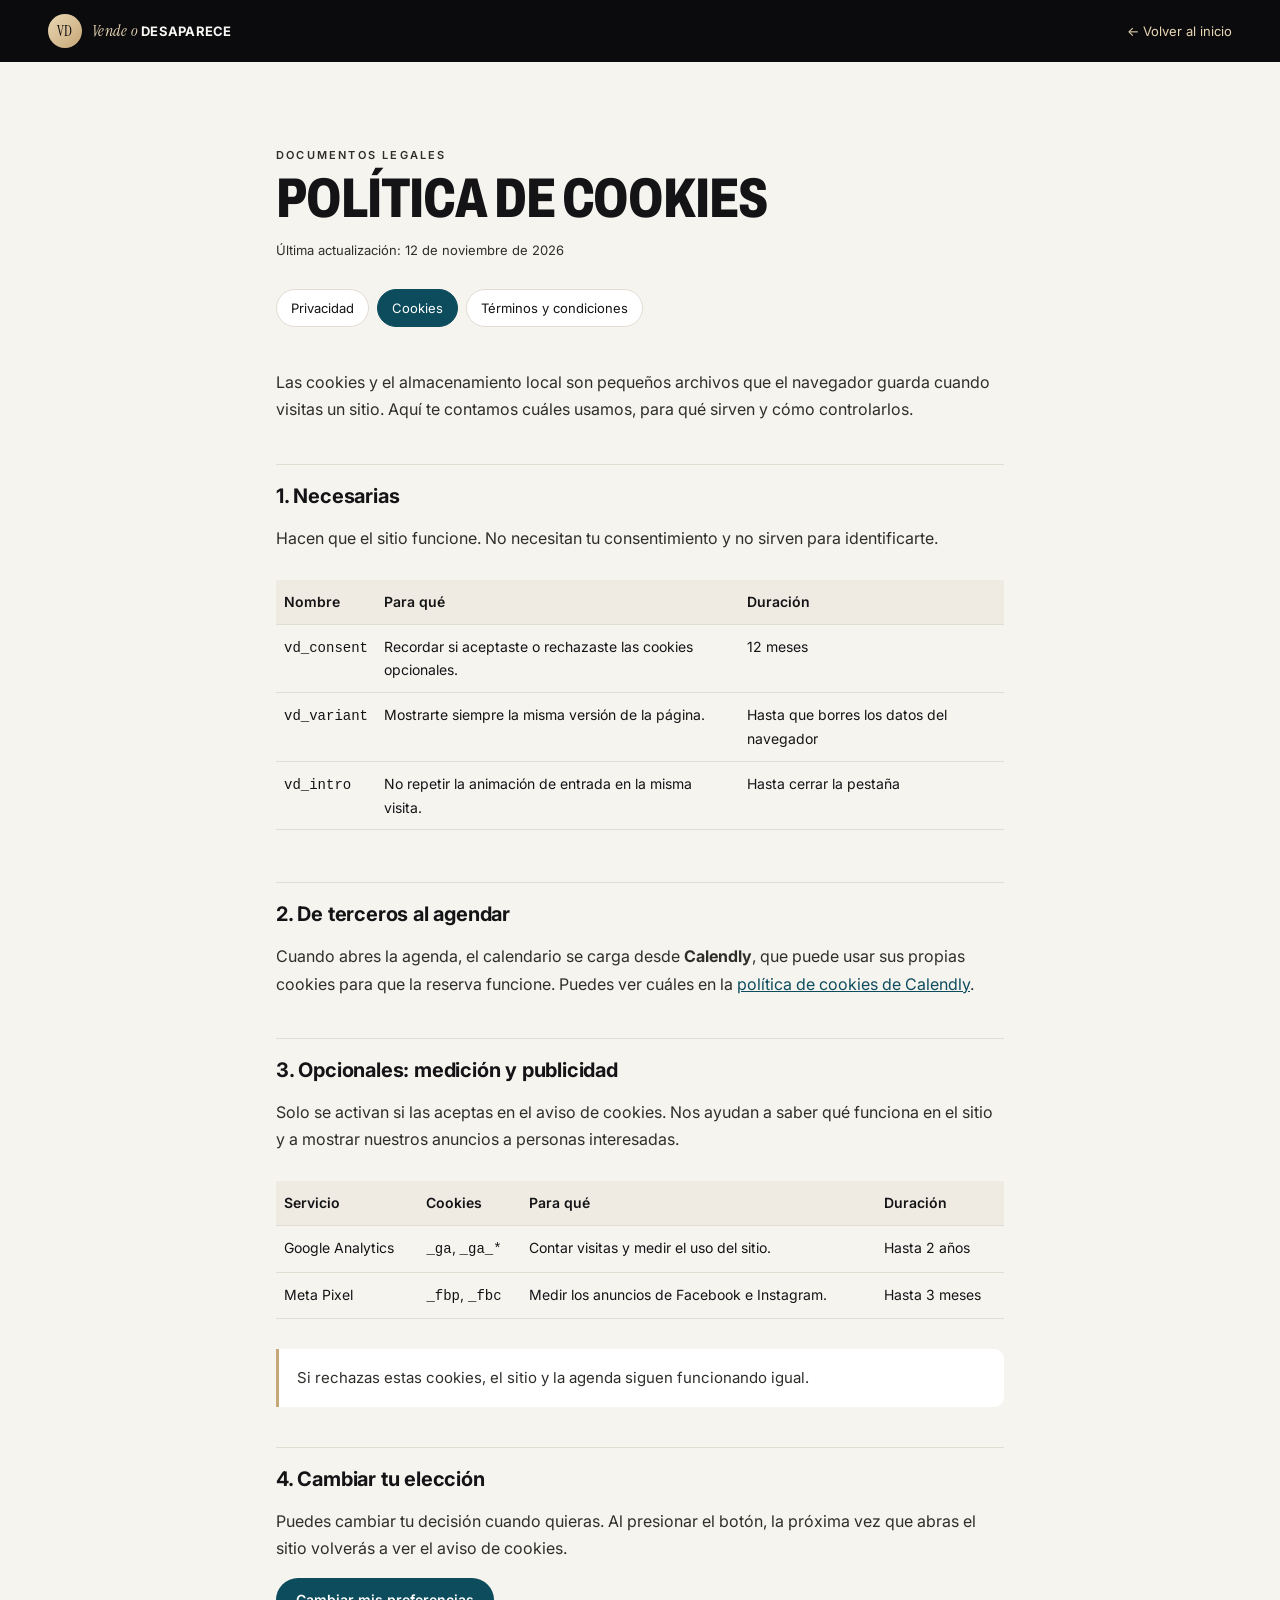
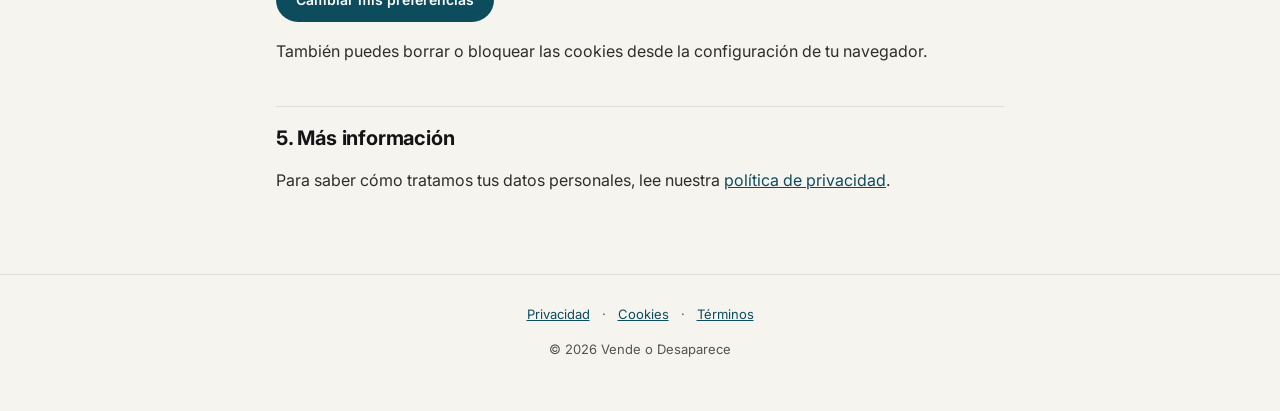
<file: legal/cookies.html>
<!doctype html>
<html lang="es">
<head>
  <meta charset="utf-8" />
  <meta name="viewport" content="width=device-width, initial-scale=1" />
  <title>Política de cookies · Vende o Desaparece</title>
  <meta name="description" content="Qué cookies y almacenamiento usa el sitio de Vende o Desaparece y cómo puedes controlarlos." />
  <meta name="robots" content="noindex, follow" />
  <meta name="theme-color" content="#0B0B0D" />
  <link rel="icon" href="data:image/svg+xml,%3Csvg xmlns='http://www.w3.org/2000/svg' viewBox='0 0 64 64'%3E%3Crect width='64' height='64' rx='14' fill='%230B0B0D'/%3E%3Ctext x='32' y='43' text-anchor='middle' font-family='Georgia,serif' font-size='30' fill='%23E9D7B4'%3EVD%3C/text%3E%3C/svg%3E" />
  <link rel="preconnect" href="https://fonts.googleapis.com" />
  <link rel="preconnect" href="https://fonts.gstatic.com" crossorigin />
  <link href="https://fonts.googleapis.com/css2?family=Archivo:wdth,wght@62..125,700..900&family=Inter:wght@400;600;700&family=Instrument+Serif:ital@0;1&display=swap" rel="stylesheet" />
  <link rel="stylesheet" href="../css/legal.css?v=20261112z" />
</head>
<body>
  <header class="lg-top">
    <a class="lg-logo" href="../index.html"><span class="mono">VD</span><span class="lg-word"><i>Vende o</i> DESAPARECE</span></a>
    <a class="lg-back" href="../index.html">← Volver al inicio</a>
  </header>

  <main class="lg-main">
    <p class="lg-kicker">Documentos legales</p>
    <h1>Política de cookies</h1>
    <p class="lg-date">Última actualización: 12 de noviembre de 2026</p>
    <ul class="lg-nav">
      <li><a href="privacidad.html">Privacidad</a></li>
      <li><a href="cookies.html" aria-current="page">Cookies</a></li>
      <li><a href="terminos.html">Términos y condiciones</a></li>
    </ul>

    <p>Las cookies y el almacenamiento local son pequeños archivos que el navegador guarda cuando visitas un sitio. Aquí te contamos cuáles usamos, para qué sirven y cómo controlarlos.</p>

    <h2>1. Necesarias</h2>
    <p>Hacen que el sitio funcione. No necesitan tu consentimiento y no sirven para identificarte.</p>
    <div class="lg-wrap"><table class="lg-table">
      <thead><tr><th>Nombre</th><th>Para qué</th><th>Duración</th></tr></thead>
      <tbody>
        <tr><td><code>vd_consent</code></td><td>Recordar si aceptaste o rechazaste las cookies opcionales.</td><td>12 meses</td></tr>
        <tr><td><code>vd_variant</code></td><td>Mostrarte siempre la misma versión de la página.</td><td>Hasta que borres los datos del navegador</td></tr>
        <tr><td><code>vd_intro</code></td><td>No repetir la animación de entrada en la misma visita.</td><td>Hasta cerrar la pestaña</td></tr>
      </tbody>
    </table></div>

    <h2>2. De terceros al agendar</h2>
    <p>Cuando abres la agenda, el calendario se carga desde <b>Calendly</b>, que puede usar sus propias cookies para que la reserva funcione. Puedes ver cuáles en la <a href="https://calendly.com/legal/cookie-notice" target="_blank" rel="noopener">política de cookies de Calendly</a>.</p>

    <h2>3. Opcionales: medición y publicidad</h2>
    <p>Solo se activan si las aceptas en el aviso de cookies. Nos ayudan a saber qué funciona en el sitio y a mostrar nuestros anuncios a personas interesadas.</p>
    <div class="lg-wrap"><table class="lg-table">
      <thead><tr><th>Servicio</th><th>Cookies</th><th>Para qué</th><th>Duración</th></tr></thead>
      <tbody>
        <tr><td>Google Analytics</td><td><code>_ga</code>, <code>_ga_*</code></td><td>Contar visitas y medir el uso del sitio.</td><td>Hasta 2 años</td></tr>
        <tr><td>Meta Pixel</td><td><code>_fbp</code>, <code>_fbc</code></td><td>Medir los anuncios de Facebook e Instagram.</td><td>Hasta 3 meses</td></tr>
      </tbody>
    </table></div>
    <p class="lg-box">Si rechazas estas cookies, el sitio y la agenda siguen funcionando igual.</p>

    <h2>4. Cambiar tu elección</h2>
    <p>Puedes cambiar tu decisión cuando quieras. Al presionar el botón, la próxima vez que abras el sitio volverás a ver el aviso de cookies.</p>
    <p><button class="lg-btn" type="button" data-reset-consent>Cambiar mis preferencias</button> <span data-reset-msg role="status"></span></p>
    <p>También puedes borrar o bloquear las cookies desde la configuración de tu navegador.</p>

    <h2>5. Más información</h2>
    <p>Para saber cómo tratamos tus datos personales, lee nuestra <a href="privacidad.html">política de privacidad</a>.</p>
  </main>

  <footer class="lg-foot">
    <a href="privacidad.html">Privacidad</a> · <a href="cookies.html">Cookies</a> · <a href="terminos.html">Términos</a>
    <p>© 2026 Vende o Desaparece</p>
  </footer>

  <script>
    (function () {
      var btn = document.querySelector("[data-reset-consent]");
      var msg = document.querySelector("[data-reset-msg]");
      btn.addEventListener("click", function () {
        try {
          localStorage.removeItem("vd_consent");
          msg.textContent = "Listo. Verás el aviso de cookies al volver al sitio.";
        } catch (_) {
          msg.textContent = "Tu navegador bloquea el almacenamiento; borra las cookies desde su configuración.";
        }
      });
    })();
  </script>
</body>
</html>
</file>
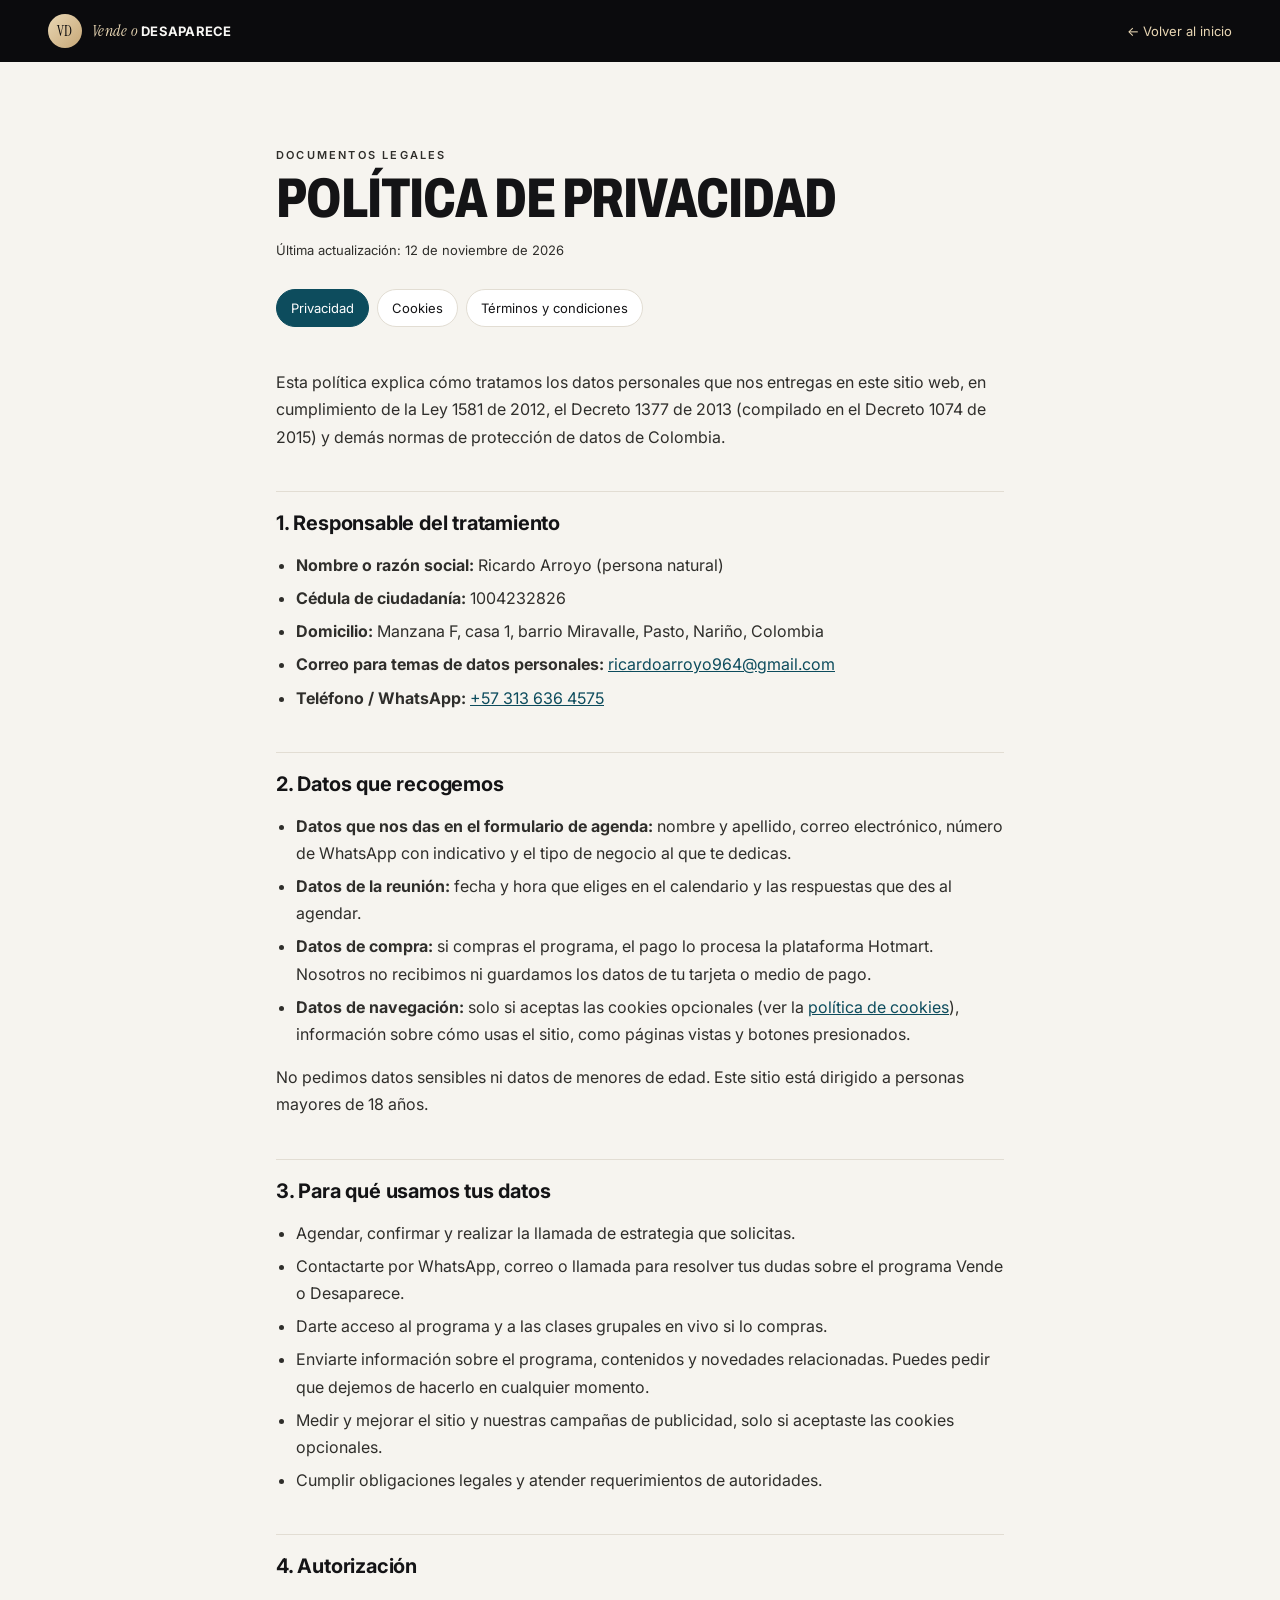
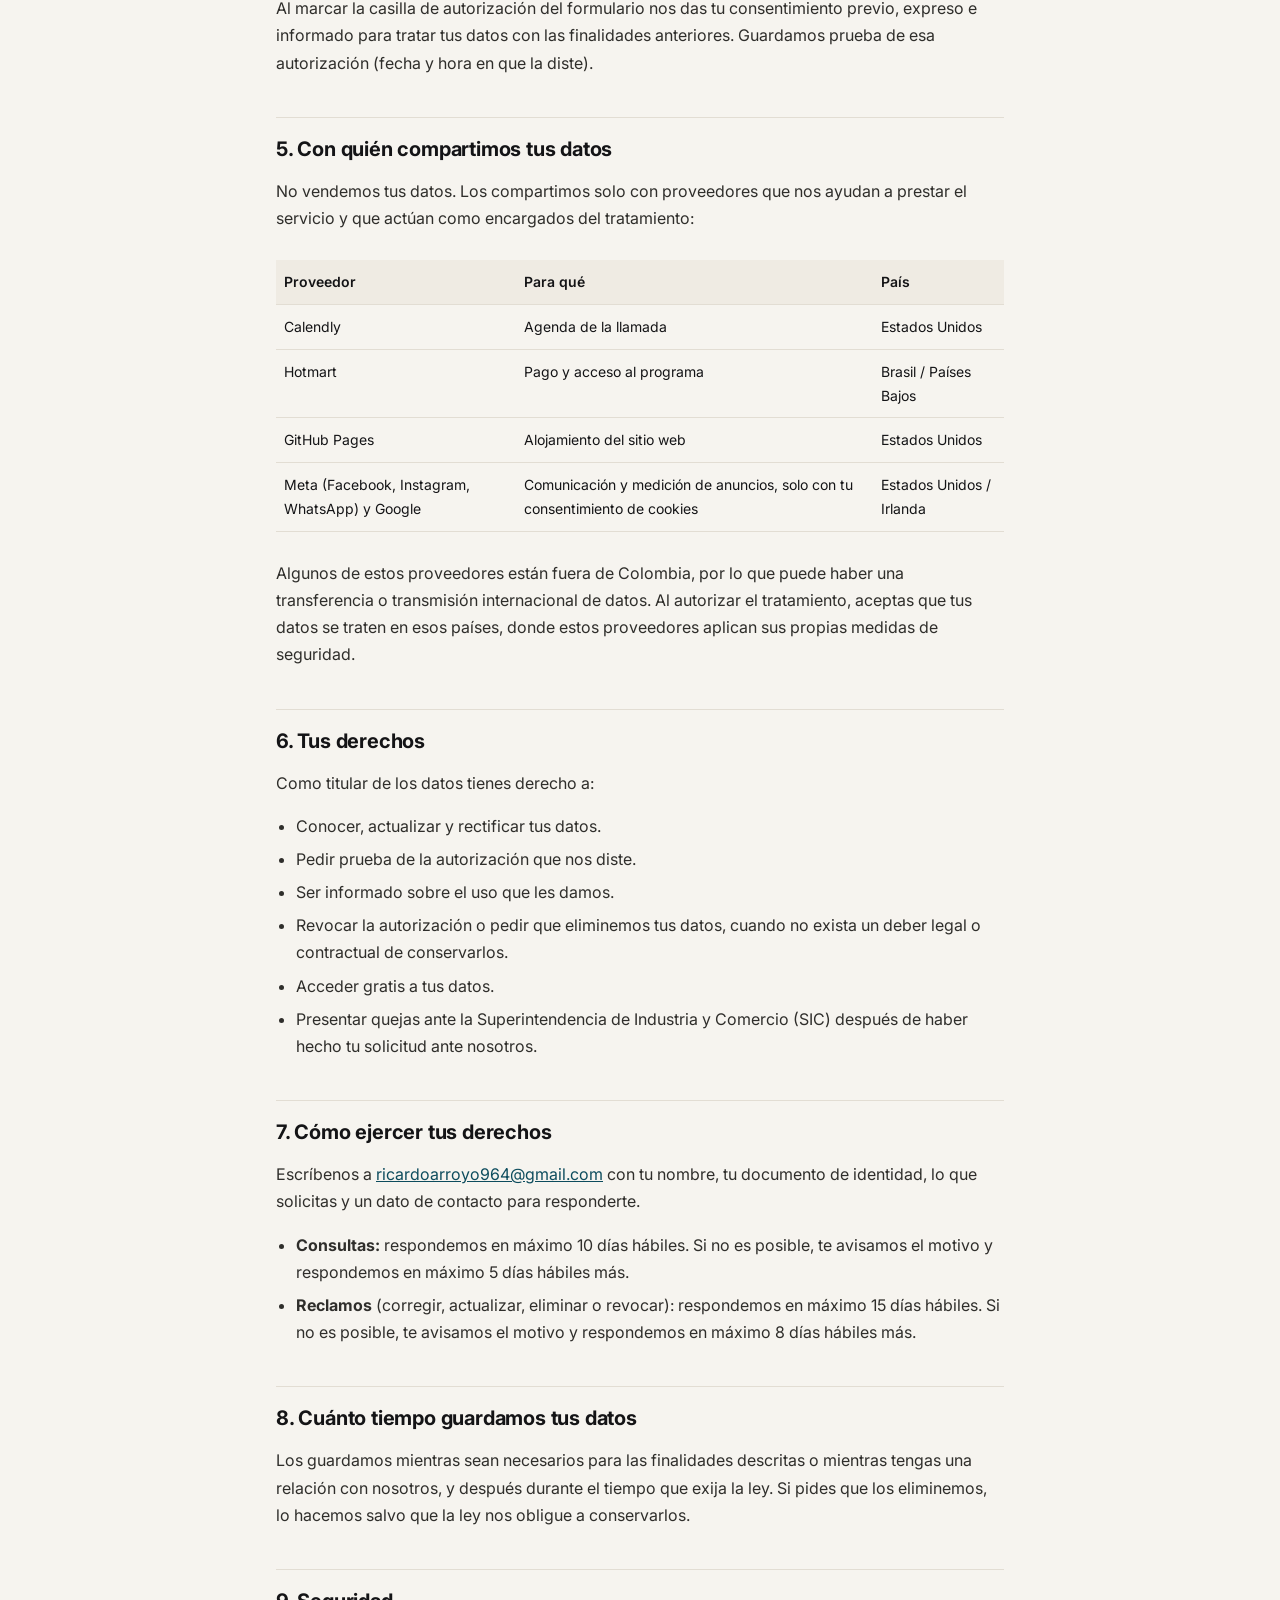
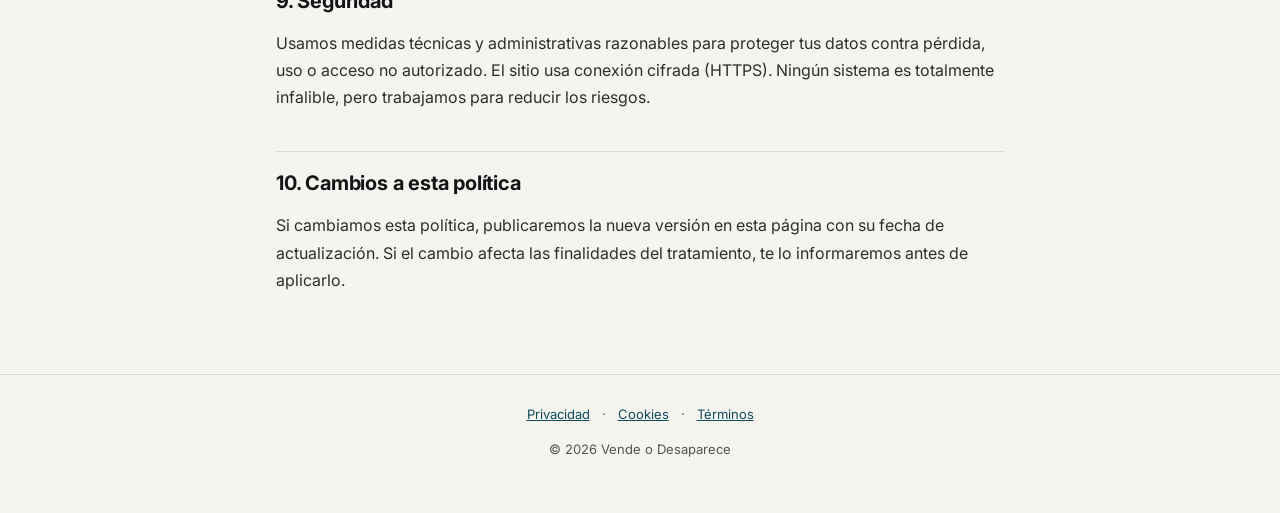
<file: legal/privacidad.html>
<!doctype html>
<html lang="es">
<head>
  <meta charset="utf-8" />
  <meta name="viewport" content="width=device-width, initial-scale=1" />
  <title>Política de privacidad · Vende o Desaparece</title>
  <meta name="description" content="Política de tratamiento de datos personales de Vende o Desaparece, conforme a la Ley 1581 de 2012." />
  <meta name="robots" content="noindex, follow" />
  <meta name="theme-color" content="#0B0B0D" />
  <link rel="icon" href="data:image/svg+xml,%3Csvg xmlns='http://www.w3.org/2000/svg' viewBox='0 0 64 64'%3E%3Crect width='64' height='64' rx='14' fill='%230B0B0D'/%3E%3Ctext x='32' y='43' text-anchor='middle' font-family='Georgia,serif' font-size='30' fill='%23E9D7B4'%3EVD%3C/text%3E%3C/svg%3E" />
  <link rel="preconnect" href="https://fonts.googleapis.com" />
  <link rel="preconnect" href="https://fonts.gstatic.com" crossorigin />
  <link href="https://fonts.googleapis.com/css2?family=Archivo:wdth,wght@62..125,700..900&family=Inter:wght@400;600;700&family=Instrument+Serif:ital@0;1&display=swap" rel="stylesheet" />
  <link rel="stylesheet" href="../css/legal.css?v=20261112z" />
</head>
<body>
  <header class="lg-top">
    <a class="lg-logo" href="../index.html"><span class="mono">VD</span><span class="lg-word"><i>Vende o</i> DESAPARECE</span></a>
    <a class="lg-back" href="../index.html">← Volver al inicio</a>
  </header>

  <main class="lg-main">
    <p class="lg-kicker">Documentos legales</p>
    <h1>Política de privacidad</h1>
    <p class="lg-date">Última actualización: 12 de noviembre de 2026</p>
    <ul class="lg-nav">
      <li><a href="privacidad.html" aria-current="page">Privacidad</a></li>
      <li><a href="cookies.html">Cookies</a></li>
      <li><a href="terminos.html">Términos y condiciones</a></li>
    </ul>

    <p>Esta política explica cómo tratamos los datos personales que nos entregas en este sitio web, en cumplimiento de la Ley 1581 de 2012, el Decreto 1377 de 2013 (compilado en el Decreto 1074 de 2015) y demás normas de protección de datos de Colombia.</p>

    <h2>1. Responsable del tratamiento</h2>
    <ul>
      <li><b>Nombre o razón social:</b> Ricardo Arroyo (persona natural)</li>
      <li><b>Cédula de ciudadanía:</b> 1004232826</li>
      <li><b>Domicilio:</b> Manzana F, casa 1, barrio Miravalle, Pasto, Nariño, Colombia</li>
      <li><b>Correo para temas de datos personales:</b> <a href="mailto:ricardoarroyo964@gmail.com">ricardoarroyo964@gmail.com</a></li>
      <li><b>Teléfono / WhatsApp:</b> <a href="https://wa.me/573136364575">+57 313 636 4575</a></li>
    </ul>

    <h2>2. Datos que recogemos</h2>
    <ul>
      <li><b>Datos que nos das en el formulario de agenda:</b> nombre y apellido, correo electrónico, número de WhatsApp con indicativo y el tipo de negocio al que te dedicas.</li>
      <li><b>Datos de la reunión:</b> fecha y hora que eliges en el calendario y las respuestas que des al agendar.</li>
      <li><b>Datos de compra:</b> si compras el programa, el pago lo procesa la plataforma Hotmart. Nosotros no recibimos ni guardamos los datos de tu tarjeta o medio de pago.</li>
      <li><b>Datos de navegación:</b> solo si aceptas las cookies opcionales (ver la <a href="cookies.html">política de cookies</a>), información sobre cómo usas el sitio, como páginas vistas y botones presionados.</li>
    </ul>
    <p>No pedimos datos sensibles ni datos de menores de edad. Este sitio está dirigido a personas mayores de 18 años.</p>

    <h2>3. Para qué usamos tus datos</h2>
    <ul>
      <li>Agendar, confirmar y realizar la llamada de estrategia que solicitas.</li>
      <li>Contactarte por WhatsApp, correo o llamada para resolver tus dudas sobre el programa Vende o Desaparece.</li>
      <li>Darte acceso al programa y a las clases grupales en vivo si lo compras.</li>
      <li>Enviarte información sobre el programa, contenidos y novedades relacionadas. Puedes pedir que dejemos de hacerlo en cualquier momento.</li>
      <li>Medir y mejorar el sitio y nuestras campañas de publicidad, solo si aceptaste las cookies opcionales.</li>
      <li>Cumplir obligaciones legales y atender requerimientos de autoridades.</li>
    </ul>

    <h2>4. Autorización</h2>
    <p>Al marcar la casilla de autorización del formulario nos das tu consentimiento previo, expreso e informado para tratar tus datos con las finalidades anteriores. Guardamos prueba de esa autorización (fecha y hora en que la diste).</p>

    <h2>5. Con quién compartimos tus datos</h2>
    <p>No vendemos tus datos. Los compartimos solo con proveedores que nos ayudan a prestar el servicio y que actúan como encargados del tratamiento:</p>
    <div class="lg-wrap"><table class="lg-table">
      <thead><tr><th>Proveedor</th><th>Para qué</th><th>País</th></tr></thead>
      <tbody>
        <tr><td>Calendly</td><td>Agenda de la llamada</td><td>Estados Unidos</td></tr>
        <tr><td>Hotmart</td><td>Pago y acceso al programa</td><td>Brasil / Países Bajos</td></tr>
        <tr><td>GitHub Pages</td><td>Alojamiento del sitio web</td><td>Estados Unidos</td></tr>
        <tr><td>Meta (Facebook, Instagram, WhatsApp) y Google</td><td>Comunicación y medición de anuncios, solo con tu consentimiento de cookies</td><td>Estados Unidos / Irlanda</td></tr>
      </tbody>
    </table></div>
    <p>Algunos de estos proveedores están fuera de Colombia, por lo que puede haber una transferencia o transmisión internacional de datos. Al autorizar el tratamiento, aceptas que tus datos se traten en esos países, donde estos proveedores aplican sus propias medidas de seguridad.</p>

    <h2>6. Tus derechos</h2>
    <p>Como titular de los datos tienes derecho a:</p>
    <ul>
      <li>Conocer, actualizar y rectificar tus datos.</li>
      <li>Pedir prueba de la autorización que nos diste.</li>
      <li>Ser informado sobre el uso que les damos.</li>
      <li>Revocar la autorización o pedir que eliminemos tus datos, cuando no exista un deber legal o contractual de conservarlos.</li>
      <li>Acceder gratis a tus datos.</li>
      <li>Presentar quejas ante la Superintendencia de Industria y Comercio (SIC) después de haber hecho tu solicitud ante nosotros.</li>
    </ul>

    <h2>7. Cómo ejercer tus derechos</h2>
    <p>Escríbenos a <a href="mailto:ricardoarroyo964@gmail.com">ricardoarroyo964@gmail.com</a> con tu nombre, tu documento de identidad, lo que solicitas y un dato de contacto para responderte.</p>
    <ul>
      <li><b>Consultas:</b> respondemos en máximo 10 días hábiles. Si no es posible, te avisamos el motivo y respondemos en máximo 5 días hábiles más.</li>
      <li><b>Reclamos</b> (corregir, actualizar, eliminar o revocar): respondemos en máximo 15 días hábiles. Si no es posible, te avisamos el motivo y respondemos en máximo 8 días hábiles más.</li>
    </ul>

    <h2>8. Cuánto tiempo guardamos tus datos</h2>
    <p>Los guardamos mientras sean necesarios para las finalidades descritas o mientras tengas una relación con nosotros, y después durante el tiempo que exija la ley. Si pides que los eliminemos, lo hacemos salvo que la ley nos obligue a conservarlos.</p>

    <h2>9. Seguridad</h2>
    <p>Usamos medidas técnicas y administrativas razonables para proteger tus datos contra pérdida, uso o acceso no autorizado. El sitio usa conexión cifrada (HTTPS). Ningún sistema es totalmente infalible, pero trabajamos para reducir los riesgos.</p>

    <h2>10. Cambios a esta política</h2>
    <p>Si cambiamos esta política, publicaremos la nueva versión en esta página con su fecha de actualización. Si el cambio afecta las finalidades del tratamiento, te lo informaremos antes de aplicarlo.</p>
  </main>

  <footer class="lg-foot">
    <a href="privacidad.html">Privacidad</a> · <a href="cookies.html">Cookies</a> · <a href="terminos.html">Términos</a>
    <p>© 2026 Vende o Desaparece</p>
  </footer>
</body>
</html>
</file>
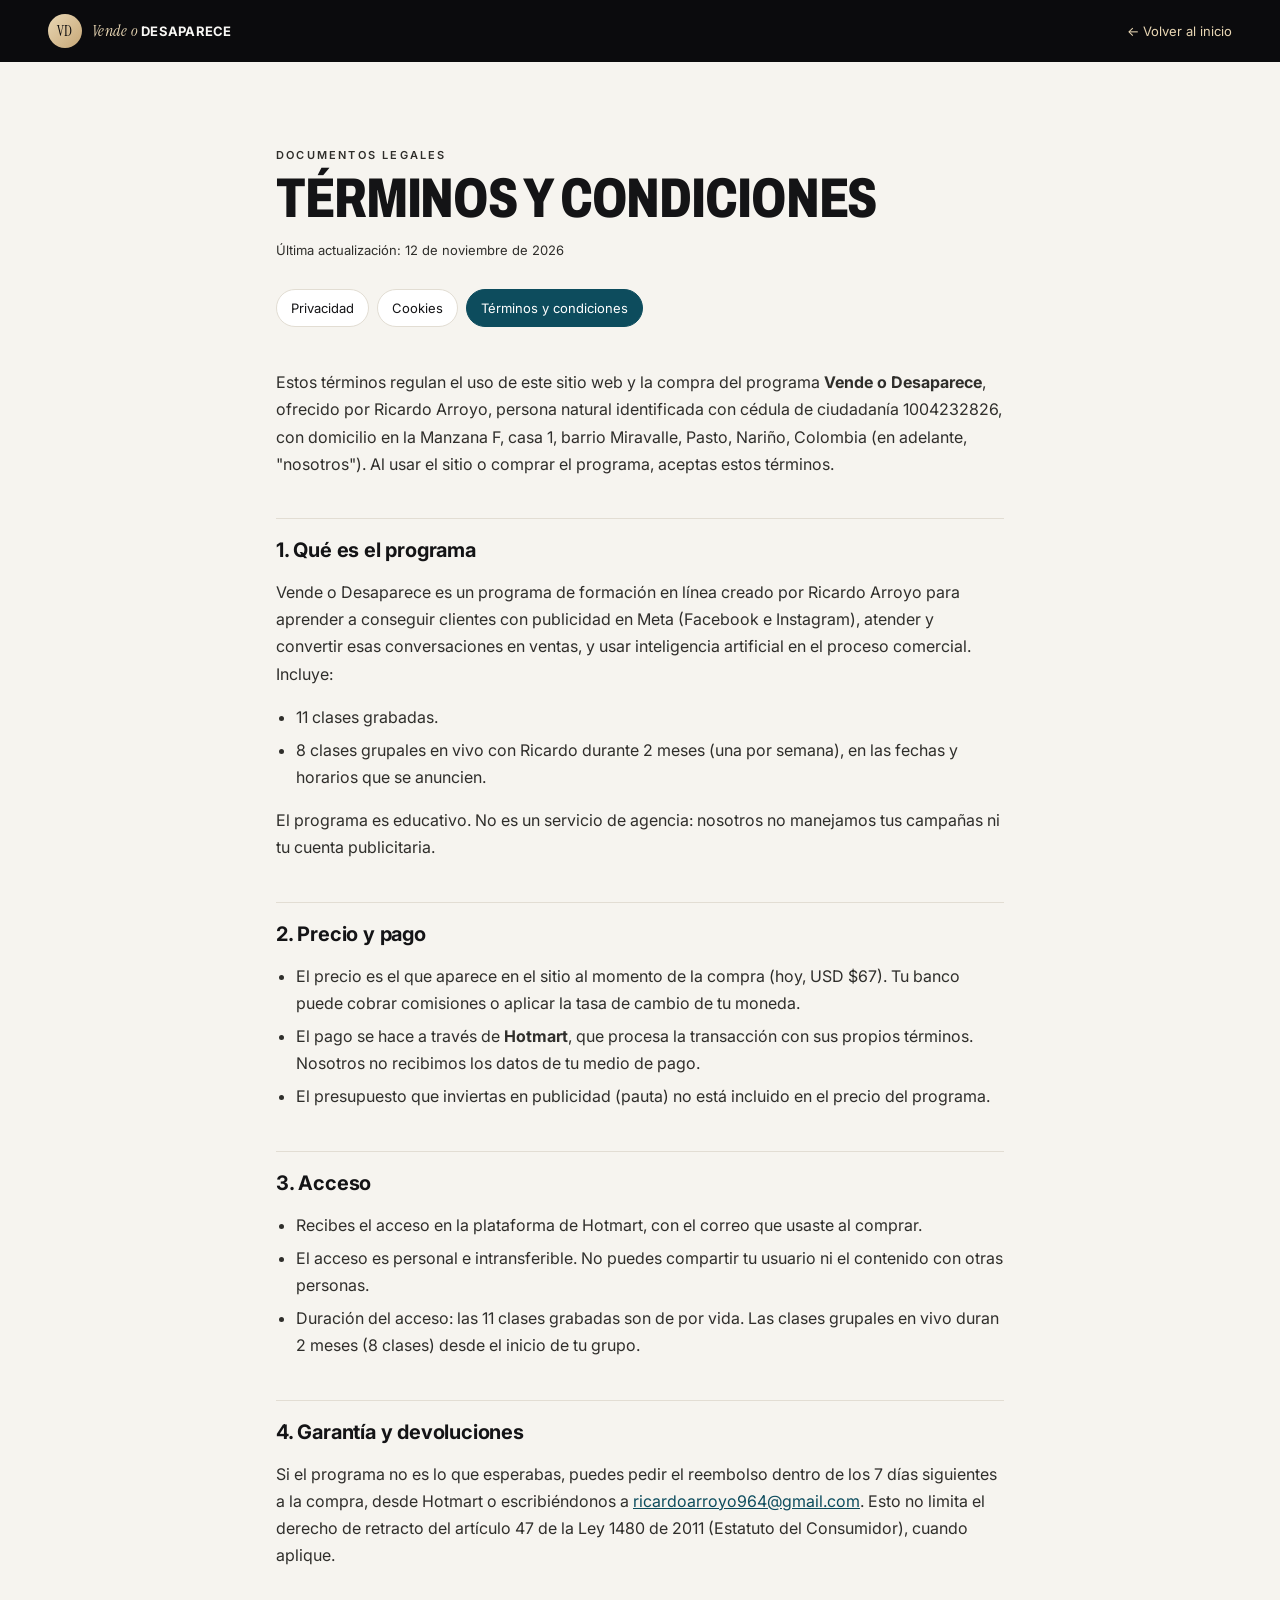
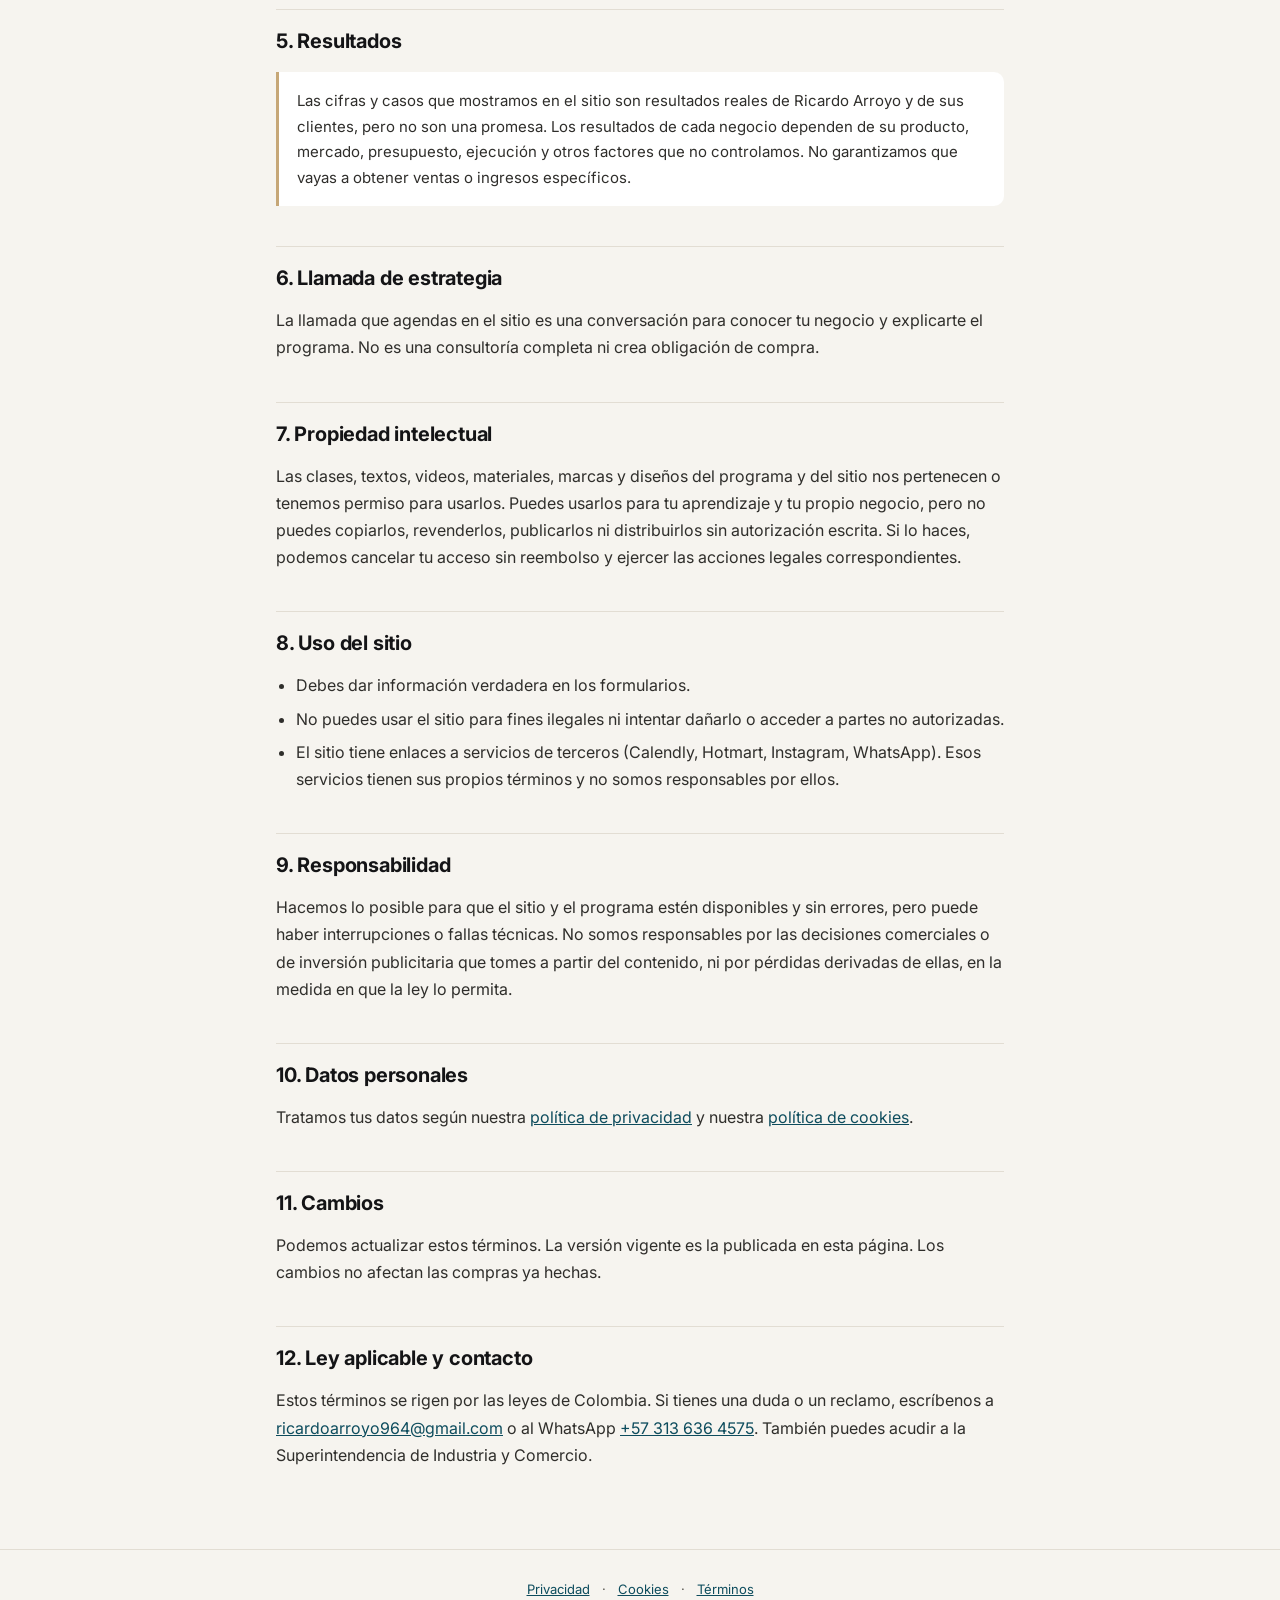
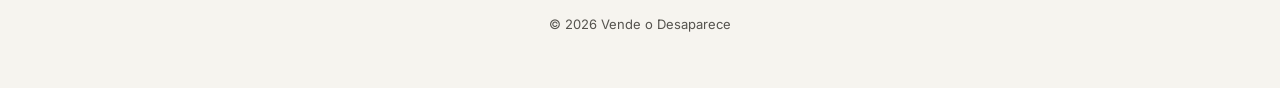
<file: legal/terminos.html>
<!doctype html>
<html lang="es">
<head>
  <meta charset="utf-8" />
  <meta name="viewport" content="width=device-width, initial-scale=1" />
  <title>Términos y condiciones · Vende o Desaparece</title>
  <meta name="description" content="Términos y condiciones de uso del sitio y del programa Vende o Desaparece." />
  <meta name="robots" content="noindex, follow" />
  <meta name="theme-color" content="#0B0B0D" />
  <link rel="icon" href="data:image/svg+xml,%3Csvg xmlns='http://www.w3.org/2000/svg' viewBox='0 0 64 64'%3E%3Crect width='64' height='64' rx='14' fill='%230B0B0D'/%3E%3Ctext x='32' y='43' text-anchor='middle' font-family='Georgia,serif' font-size='30' fill='%23E9D7B4'%3EVD%3C/text%3E%3C/svg%3E" />
  <link rel="preconnect" href="https://fonts.googleapis.com" />
  <link rel="preconnect" href="https://fonts.gstatic.com" crossorigin />
  <link href="https://fonts.googleapis.com/css2?family=Archivo:wdth,wght@62..125,700..900&family=Inter:wght@400;600;700&family=Instrument+Serif:ital@0;1&display=swap" rel="stylesheet" />
  <link rel="stylesheet" href="../css/legal.css?v=20261112z" />
</head>
<body>
  <header class="lg-top">
    <a class="lg-logo" href="../index.html"><span class="mono">VD</span><span class="lg-word"><i>Vende o</i> DESAPARECE</span></a>
    <a class="lg-back" href="../index.html">← Volver al inicio</a>
  </header>

  <main class="lg-main">
    <p class="lg-kicker">Documentos legales</p>
    <h1>Términos y condiciones</h1>
    <p class="lg-date">Última actualización: 12 de noviembre de 2026</p>
    <ul class="lg-nav">
      <li><a href="privacidad.html">Privacidad</a></li>
      <li><a href="cookies.html">Cookies</a></li>
      <li><a href="terminos.html" aria-current="page">Términos y condiciones</a></li>
    </ul>

    <p>Estos términos regulan el uso de este sitio web y la compra del programa <b>Vende o Desaparece</b>, ofrecido por Ricardo Arroyo, persona natural identificada con cédula de ciudadanía 1004232826, con domicilio en la Manzana F, casa 1, barrio Miravalle, Pasto, Nariño, Colombia (en adelante, "nosotros"). Al usar el sitio o comprar el programa, aceptas estos términos.</p>

    <h2>1. Qué es el programa</h2>
    <p>Vende o Desaparece es un programa de formación en línea creado por Ricardo Arroyo para aprender a conseguir clientes con publicidad en Meta (Facebook e Instagram), atender y convertir esas conversaciones en ventas, y usar inteligencia artificial en el proceso comercial. Incluye:</p>
    <ul>
      <li>11 clases grabadas.</li>
      <li>8 clases grupales en vivo con Ricardo durante 2 meses (una por semana), en las fechas y horarios que se anuncien.</li>
    </ul>
    <p>El programa es educativo. No es un servicio de agencia: nosotros no manejamos tus campañas ni tu cuenta publicitaria.</p>

    <h2>2. Precio y pago</h2>
    <ul>
      <li>El precio es el que aparece en el sitio al momento de la compra (hoy, USD $67). Tu banco puede cobrar comisiones o aplicar la tasa de cambio de tu moneda.</li>
      <li>El pago se hace a través de <b>Hotmart</b>, que procesa la transacción con sus propios términos. Nosotros no recibimos los datos de tu medio de pago.</li>
      <li>El presupuesto que inviertas en publicidad (pauta) no está incluido en el precio del programa.</li>
    </ul>

    <h2>3. Acceso</h2>
    <ul>
      <li>Recibes el acceso en la plataforma de Hotmart, con el correo que usaste al comprar.</li>
      <li>El acceso es personal e intransferible. No puedes compartir tu usuario ni el contenido con otras personas.</li>
      <li>Duración del acceso: las 11 clases grabadas son de por vida. Las clases grupales en vivo duran 2 meses (8 clases) desde el inicio de tu grupo.</li>
    </ul>

    <h2>4. Garantía y devoluciones</h2>
    <p>Si el programa no es lo que esperabas, puedes pedir el reembolso dentro de los 7 días siguientes a la compra, desde Hotmart o escribiéndonos a <a href="mailto:ricardoarroyo964@gmail.com">ricardoarroyo964@gmail.com</a>. Esto no limita el derecho de retracto del artículo 47 de la Ley 1480 de 2011 (Estatuto del Consumidor), cuando aplique.</p>

    <h2>5. Resultados</h2>
    <p class="lg-box">Las cifras y casos que mostramos en el sitio son resultados reales de Ricardo Arroyo y de sus clientes, pero no son una promesa. Los resultados de cada negocio dependen de su producto, mercado, presupuesto, ejecución y otros factores que no controlamos. No garantizamos que vayas a obtener ventas o ingresos específicos.</p>

    <h2>6. Llamada de estrategia</h2>
    <p>La llamada que agendas en el sitio es una conversación para conocer tu negocio y explicarte el programa. No es una consultoría completa ni crea obligación de compra.</p>

    <h2>7. Propiedad intelectual</h2>
    <p>Las clases, textos, videos, materiales, marcas y diseños del programa y del sitio nos pertenecen o tenemos permiso para usarlos. Puedes usarlos para tu aprendizaje y tu propio negocio, pero no puedes copiarlos, revenderlos, publicarlos ni distribuirlos sin autorización escrita. Si lo haces, podemos cancelar tu acceso sin reembolso y ejercer las acciones legales correspondientes.</p>

    <h2>8. Uso del sitio</h2>
    <ul>
      <li>Debes dar información verdadera en los formularios.</li>
      <li>No puedes usar el sitio para fines ilegales ni intentar dañarlo o acceder a partes no autorizadas.</li>
      <li>El sitio tiene enlaces a servicios de terceros (Calendly, Hotmart, Instagram, WhatsApp). Esos servicios tienen sus propios términos y no somos responsables por ellos.</li>
    </ul>

    <h2>9. Responsabilidad</h2>
    <p>Hacemos lo posible para que el sitio y el programa estén disponibles y sin errores, pero puede haber interrupciones o fallas técnicas. No somos responsables por las decisiones comerciales o de inversión publicitaria que tomes a partir del contenido, ni por pérdidas derivadas de ellas, en la medida en que la ley lo permita.</p>

    <h2>10. Datos personales</h2>
    <p>Tratamos tus datos según nuestra <a href="privacidad.html">política de privacidad</a> y nuestra <a href="cookies.html">política de cookies</a>.</p>

    <h2>11. Cambios</h2>
    <p>Podemos actualizar estos términos. La versión vigente es la publicada en esta página. Los cambios no afectan las compras ya hechas.</p>

    <h2>12. Ley aplicable y contacto</h2>
    <p>Estos términos se rigen por las leyes de Colombia. Si tienes una duda o un reclamo, escríbenos a <a href="mailto:ricardoarroyo964@gmail.com">ricardoarroyo964@gmail.com</a> o al WhatsApp <a href="https://wa.me/573136364575">+57 313 636 4575</a>. También puedes acudir a la Superintendencia de Industria y Comercio.</p>
  </main>

  <footer class="lg-foot">
    <a href="privacidad.html">Privacidad</a> · <a href="cookies.html">Cookies</a> · <a href="terminos.html">Términos</a>
    <p>© 2026 Vende o Desaparece</p>
  </footer>
</body>
</html>
</file>
<file: css/legal.css>
/* PÁGINAS LEGALES · privacidad, cookies y términos (legal/*.html) */
:root {
  --ink: #141416;
  --soft: #55534e;
  --paper: #f6f4ef;
  --rule: #e2ddd3;
  --obsidian: #0b0b0d;
  --gold: #c6a777;
  --gold-hi: #e9d7b4;
  --teal: #0d4c5d;
  --sans: "Inter", -apple-system, BlinkMacSystemFont, system-ui, sans-serif;
  --serif: "Instrument Serif", "Times New Roman", serif;
  --display: "Archivo", "Inter", system-ui, sans-serif;
}
* { box-sizing: border-box; }
html { -webkit-text-size-adjust: 100%; }
body { margin: 0; background: var(--paper); color: var(--ink); font: 400 16px/1.7 var(--sans); }
a { color: var(--teal); }
a:focus-visible, button:focus-visible { outline: 2px solid var(--teal); outline-offset: 3px; }

.lg-top { position: sticky; top: 0; z-index: 5; display: flex; align-items: center; justify-content: space-between; gap: 16px; padding: 14px clamp(16px, 4vw, 48px); background: var(--obsidian); color: #f8f7f4; }
.lg-logo { display: inline-flex; align-items: center; gap: 10px; color: inherit; text-decoration: none; font: 700 13px/1 var(--sans); letter-spacing: .02em; }
.lg-logo .mono { display: grid; place-items: center; width: 34px; height: 34px; border-radius: 50%; background: linear-gradient(135deg, var(--gold-hi), var(--gold)); color: var(--obsidian); font: 400 15px/1 var(--serif); }
.lg-logo i { font: italic 400 16px/1 var(--serif); color: var(--gold-hi); }
.lg-back { color: var(--gold-hi); font-size: 13px; text-decoration: none; white-space: nowrap; }
.lg-back:hover { text-decoration: underline; }

.lg-main { max-width: 760px; margin: 0 auto; padding: clamp(40px, 7vw, 88px) 16px 64px; }
.lg-kicker { margin: 0 0 10px; font: 600 11px/1 var(--sans); letter-spacing: .2em; text-transform: uppercase; color: #7e6438; }
.lg-main h1 { margin: 0 0 12px; font: 800 clamp(34px, 6vw, 56px)/1 var(--display); font-stretch: 75%; letter-spacing: -.02em; text-transform: uppercase; }
.lg-date { margin: 0 0 28px; font-size: 13px; color: var(--soft); }
.lg-main .lg-nav { display: flex; flex-wrap: wrap; gap: 8px; margin: 0 0 36px; padding: 0; list-style: none; }
.lg-nav a { display: inline-block; padding: 7px 14px; border: 1px solid var(--rule); border-radius: 999px; background: #fff; font-size: 13px; text-decoration: none; color: var(--ink); }
.lg-nav a[aria-current="page"] { background: var(--teal); border-color: var(--teal); color: #fff; }
.lg-main h2 { margin: 40px 0 10px; padding-top: 18px; border-top: 1px solid var(--rule); font: 700 20px/1.3 var(--sans); letter-spacing: -.01em; }
.lg-main h3 { margin: 22px 0 6px; font: 600 16px/1.4 var(--sans); }
.lg-main p, .lg-main li { color: #2f2e2b; }
.lg-main ul { padding-left: 20px; }
.lg-main li { margin-bottom: 6px; }
.lg-table { width: 100%; margin: 12px 0; border-collapse: collapse; font-size: 14px; }
.lg-table th, .lg-table td { padding: 10px 8px; border-bottom: 1px solid var(--rule); text-align: left; vertical-align: top; }
.lg-table th { font-weight: 600; background: #efebe3; }
.lg-wrap { overflow-x: auto; }
.lg-box { margin: 18px 0; padding: 16px 18px; border-left: 3px solid var(--gold); background: #fff; border-radius: 0 10px 10px 0; font-size: 15px; }
.tbd { padding: 0 4px; border-radius: 4px; background: #fde68a; color: #4a3b00; }
.lg-btn { display: inline-flex; align-items: center; min-height: 44px; padding: 0 20px; border: 0; border-radius: 999px; background: var(--teal); color: #fff; font: 600 14px/1 var(--sans); cursor: pointer; }

.lg-foot { padding: 28px 16px 40px; border-top: 1px solid var(--rule); text-align: center; font-size: 13px; color: var(--soft); }
.lg-foot a { margin: 0 8px; }

@media (max-width: 600px) {
  .lg-logo .lg-word { display: none; }
  .lg-table { font-size: 13px; }
}
</file>
